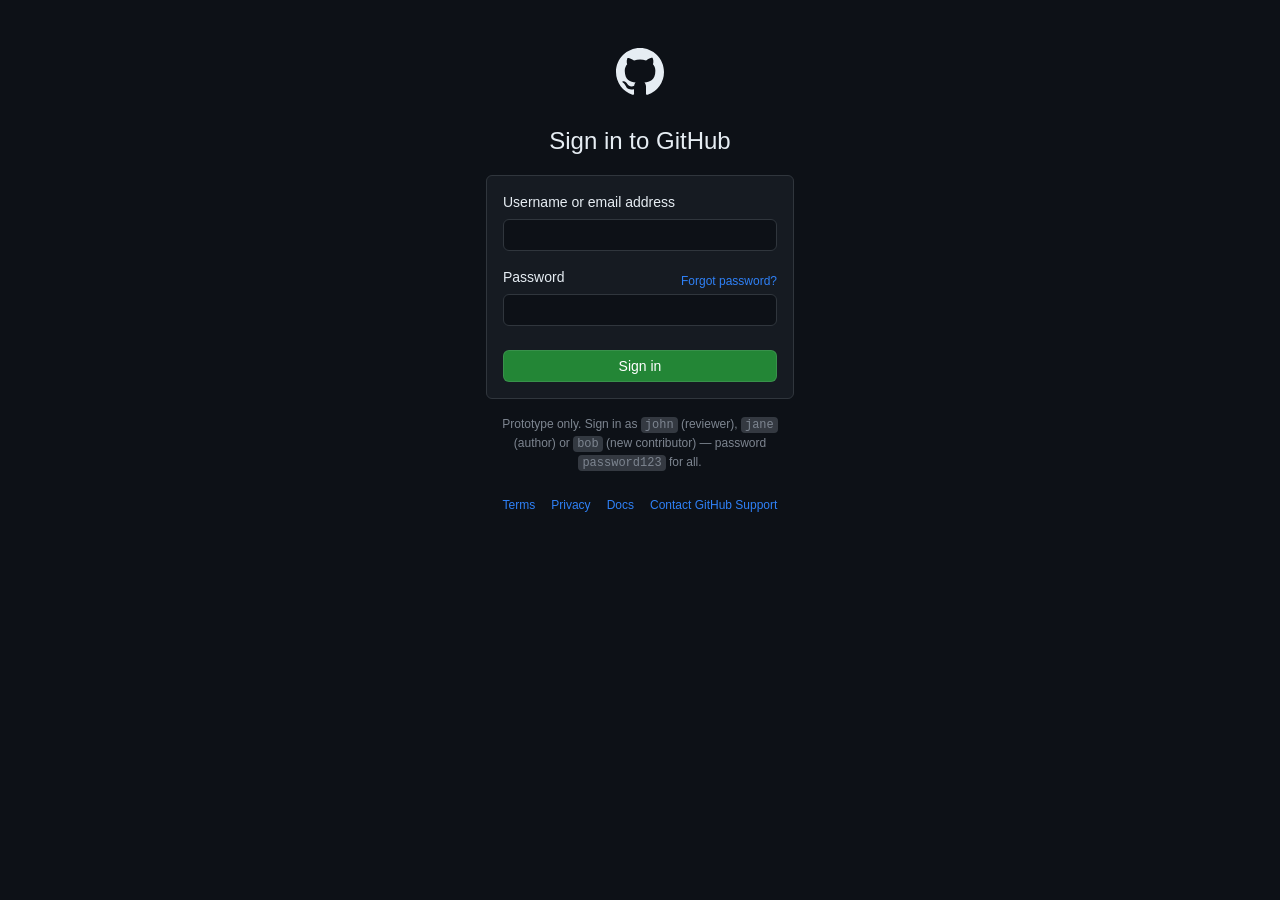
<file: index.html>
<!DOCTYPE html>
<html lang="en" data-color-mode="dark">
<head>
  <meta charset="UTF-8" />
  <meta name="viewport" content="width=device-width, initial-scale=1.0" />
  <title>GitHub PR Review · CPS845 Agile Team 2</title>
  <link rel="stylesheet" href="styles.css" />
</head>
<body>
  <noscript>
    <p style="padding:24px;color:#e6edf3;background:#0d1117;">
      This prototype requires JavaScript. Open <a href="signin.html">the sign-in page</a>.
    </p>
  </noscript>
  <script src="auth.js"></script>
  <script>
    /* Entry point / router:
       - signed in  -> pull request list (US-1.3: go straight to work)
       - signed out -> sign-in page (US-1.3: guard) */
    (function () {
      if (window.Auth && Auth.isSignedIn()) {
        window.location.replace("prs.html");
      } else {
        window.location.replace("signin.html");
      }
    })();
  </script>
</body>
</html>
</file>
<file: styles.css>
/* =========================================================================
   GitHub PR Review Page — Primer dark theme
   Colors mirror GitHub's dark default (Primer design tokens).
   ========================================================================= */

:root {
  /* Canvas / surfaces */
  --bg-canvas:        #0d1117;  /* page background */
  --bg-inset:         #010409;  /* header, deeper inset */
  --bg-subtle:        #161b22;  /* cards, panels */
  --bg-overlay:       #161b22;
  --bg-emphasis:      #6e7681;

  /* Borders */
  --border-default:   #30363d;
  --border-muted:     #21262d;

  /* Foreground / text */
  --fg-default:       #e6edf3;
  --fg-muted:         #7d8590;
  --fg-subtle:        #6e7681;
  --fg-on-emphasis:   #ffffff;

  /* Accents */
  --accent-fg:        #2f81f7;  /* links */
  --accent-emphasis:  #1f6feb;

  /* States */
  --success-fg:       #3fb950;
  --success-emphasis: #238636;
  --success-hover:    #2ea043;
  --done-fg:          #a371f7;  /* merged purple */
  --done-emphasis:    #8957e5;
  --danger-fg:        #f85149;
  --attention-fg:     #d29922;

  /* Buttons */
  --btn-bg:           #21262d;
  --btn-hover-bg:     #30363d;
  --btn-border:       #3d444db3;

  /* Layout */
  --header-h:         62px;
  --radius:           6px;
  --font-stack: -apple-system, BlinkMacSystemFont, "Segoe UI", "Noto Sans",
                Helvetica, Arial, sans-serif, "Apple Color Emoji", "Segoe UI Emoji";
  --font-mono: ui-monospace, SFMono-Regular, "SF Mono", Menlo, Consolas,
               "Liberation Mono", monospace;
}

* { box-sizing: border-box; }

html, body { margin: 0; padding: 0; }

body {
  background: var(--bg-canvas);
  color: var(--fg-default);
  font-family: var(--font-stack);
  font-size: 14px;
  line-height: 1.5;
  -webkit-font-smoothing: antialiased;
}

a { color: var(--accent-fg); text-decoration: none; }
a:hover { text-decoration: underline; }

.link { color: var(--accent-fg); }
.link-user { color: var(--fg-default); font-weight: 600; }
.link-user:hover { color: var(--accent-fg); text-decoration: none; }

svg { fill: currentColor; vertical-align: text-bottom; }

/* ---------------------------------- Avatars ---------------------------------- */
.gh-avatar {
  display: inline-block;
  width: 40px; height: 40px;
  border-radius: 50%;
  background: #30363d;
  object-fit: cover;
  border: 1px solid #ffffff1a;
}
.gh-avatar--sm { width: 24px; height: 24px; }
.gh-avatar--xs { width: 20px; height: 20px; }
.gh-avatar--bot {
  display: inline-flex; align-items: center; justify-content: center;
  color: #539bf5; background: #161b22;
}

/* ---------------------------------- Buttons ---------------------------------- */
.gh-icon-btn {
  display: inline-flex; align-items: center; justify-content: center;
  gap: 4px;
  background: transparent; border: 0; cursor: pointer;
  color: var(--fg-muted);
  padding: 5px; border-radius: var(--radius);
  font: inherit;
}
.gh-icon-btn:hover { color: var(--fg-default); background: #ffffff14; }

.btn {
  display: inline-flex; align-items: center; justify-content: center; gap: 6px;
  font-family: inherit; font-size: 14px; font-weight: 500;
  padding: 5px 16px; border-radius: var(--radius);
  background: var(--btn-bg); color: var(--fg-default);
  border: 1px solid var(--btn-border); cursor: pointer;
  line-height: 20px;
}
.btn:hover { background: var(--btn-hover-bg); }
.btn--sm { padding: 3px 12px; font-size: 12px; }
.btn--default { background: var(--btn-bg); }
.btn--block { width: 100%; }
.btn--primary {
  background: var(--success-emphasis); color: #fff;
  border-color: #f0f6fc1a;
}
.btn--primary:hover { background: var(--success-hover); }
.btn--primary:disabled { opacity: .6; cursor: not-allowed; }

/* ---------------------------------- Counters / labels ---------------------------------- */
.counter {
  display: inline-block; min-width: 20px; padding: 0 6px;
  font-size: 12px; font-weight: 500; line-height: 18px; text-align: center;
  background: #6e76811a; color: var(--fg-default);
  border: 1px solid transparent; border-radius: 2em;
}
.label {
  display: inline-block; padding: 0 7px;
  font-size: 12px; font-weight: 500; line-height: 18px;
  border-radius: 2em; border: 1px solid var(--border-default);
  color: var(--fg-muted);
}
.label--author, .label--bot { background: transparent; }

.kbd, kbd {
  font-family: var(--font-mono); font-size: 11px;
  background: var(--bg-canvas); border: 1px solid var(--border-default);
  border-radius: 3px; padding: 1px 5px; color: var(--fg-muted);
}

/* =========================================================================
   GLOBAL HEADER
   ========================================================================= */
.gh-header {
  display: flex; align-items: center; justify-content: space-between;
  gap: 16px;
  height: var(--header-h);
  padding: 0 16px;
  background: var(--bg-inset);
  border-bottom: 1px solid var(--border-default);
}
.gh-header__left, .gh-header__right { display: flex; align-items: center; gap: 8px; }
.gh-header__logo { color: var(--fg-default); display: inline-flex; }
.gh-breadcrumb { display: flex; align-items: center; gap: 4px; font-size: 14px; }
.gh-breadcrumb__owner { color: var(--fg-default); }
.gh-breadcrumb__repo { color: var(--fg-default); font-weight: 600; }
.gh-breadcrumb__sep { color: var(--fg-muted); }
.gh-branch-btn {
  background: transparent; border: 0; color: var(--fg-muted);
  cursor: pointer; padding: 2px 4px; border-radius: var(--radius);
}
.gh-branch-btn:hover { background: #ffffff14; }

.gh-search { position: relative; display: flex; align-items: center; }
.gh-search__icon { position: absolute; left: 10px; color: var(--fg-muted); }
.gh-search__input {
  width: 320px; max-width: 42vw;
  padding: 5px 30px; height: 30px;
  background: #0d1117; color: var(--fg-default);
  border: 1px solid var(--border-default); border-radius: var(--radius);
  font: inherit; font-size: 13px;
}
.gh-search__input::placeholder { color: var(--fg-subtle); }
.gh-search__input:focus { outline: none; border-color: var(--accent-emphasis); box-shadow: 0 0 0 1px var(--accent-emphasis); }
.gh-search__kbd {
  position: absolute; right: 8px;
  font-family: var(--font-mono); font-size: 12px;
  color: var(--fg-muted); border: 1px solid var(--border-default);
  border-radius: 3px; padding: 0 6px;
}
.gh-header__actions { display: flex; align-items: center; gap: 4px; margin-left: 4px; }

/* =========================================================================
   REPO NAV
   ========================================================================= */
.gh-reponav {
  background: var(--bg-inset);
  border-bottom: 1px solid var(--border-default);
  padding: 0 16px;
}
.gh-reponav__list {
  display: flex; align-items: center; gap: 4px;
  list-style: none; margin: 0; padding: 0;
  overflow-x: auto;
}
.gh-reponav__item {
  display: inline-flex; align-items: center; gap: 8px;
  padding: 8px 10px 12px; margin-bottom: -1px;
  color: var(--fg-default); font-size: 14px;
  border-bottom: 2px solid transparent; white-space: nowrap;
}
.gh-reponav__item svg { color: var(--fg-muted); }
.gh-reponav__item:hover { text-decoration: none; border-bottom-color: var(--border-default); }
.gh-reponav__item--active { font-weight: 600; border-bottom-color: #f78166; }

/* =========================================================================
   MAIN
   ========================================================================= */
.gh-main {
  max-width: 1280px; margin: 0 auto; padding: 24px 16px 48px;
}

/* --------------------- PR header --------------------- */
.pr-header { padding-bottom: 8px; }
.pr-header__title-row { display: flex; align-items: flex-start; justify-content: space-between; gap: 16px; }
.pr-header__title {
  font-size: 32px; font-weight: 400; line-height: 1.25; margin: 0;
  color: var(--fg-default);
}
.pr-header__number { color: var(--fg-muted); font-weight: 300; }
.pr-header__edit { vertical-align: middle; }
.pr-header__code { flex-shrink: 0; }

.pr-header__meta { display: flex; align-items: center; flex-wrap: wrap; gap: 8px; margin-top: 10px; font-size: 14px; }
.pr-header__meta-text { color: var(--fg-muted); display: inline-flex; align-items: center; flex-wrap: wrap; gap: 4px; }
.pr-header__time { color: var(--fg-muted); }

.state-badge {
  display: inline-flex; align-items: center; gap: 6px;
  padding: 5px 12px; border-radius: 2em;
  font-size: 14px; font-weight: 500; color: #fff;
}
.state-badge--merged { background: var(--done-emphasis); }
.state-badge--open   { background: var(--success-emphasis); }
.state-badge--closed { background: var(--danger-fg); }

.branch-ref {
  font-family: var(--font-mono); font-size: 12px;
  background: #388bfd26; color: #79c0ff;
  padding: 2px 6px; border-radius: var(--radius);
}
.inline-sha { font-family: var(--font-mono); font-size: 12px; color: var(--fg-muted); }

/* --------------------- PR tabs --------------------- */
.pr-tabs {
  display: flex; align-items: center; justify-content: space-between;
  border-bottom: 1px solid var(--border-default);
  margin: 16px 0 16px;
}
.pr-tabs__list { display: flex; list-style: none; margin: 0; padding: 0; gap: 4px; }
.pr-tabs__item {
  display: inline-flex; align-items: center; gap: 8px;
  padding: 8px 16px 12px; margin-bottom: -1px;
  color: var(--fg-default); border-bottom: 2px solid transparent;
}
.pr-tabs__item svg { color: var(--fg-muted); }
.pr-tabs__item:hover { text-decoration: none; border-bottom-color: var(--border-default); }
.pr-tabs__item--active { font-weight: 600; border-bottom-color: #f78166; }
.pr-tabs__item--active svg { color: var(--fg-default); }

.pr-tabs__diffstat { display: flex; align-items: center; gap: 4px; font-size: 12px; font-weight: 600; padding-bottom: 8px; }
.diffstat-added { color: var(--success-fg); }
.diffstat-removed { color: var(--danger-fg); }
.diffstat-bar { display: inline-flex; gap: 2px; margin-left: 2px; }
.diffstat-block { width: 8px; height: 8px; border-radius: 1px; }
.diffstat-block--add { background: var(--success-fg); }
.diffstat-block--del { background: var(--danger-fg); }

/* --------------------- Layout grid --------------------- */
.pr-layout {
  display: grid;
  grid-template-columns: minmax(0, 1fr) 256px;
  gap: 24px;
  align-items: start;
}

/* =========================================================================
   TIMELINE
   ========================================================================= */
.pr-timeline { position: relative; min-width: 0; }
/* vertical connector line */
.pr-timeline::before {
  content: ""; position: absolute; left: 19px; top: 8px; bottom: 0;
  width: 2px; background: var(--border-muted); z-index: 0;
}

.timeline-comment { position: relative; display: flex; gap: 16px; margin-bottom: 16px; z-index: 1; }
.timeline-comment__avatar { flex-shrink: 0; }

/* comment card with speech-bubble arrow */
.comment-box {
  position: relative; flex: 1; min-width: 0;
  background: var(--bg-subtle);
  border: 1px solid var(--border-default);
  border-radius: var(--radius);
}
.comment-box::before,
.comment-box::after {
  content: ""; position: absolute; top: 11px; left: -8px;
  border-style: solid;
}
.comment-box::before { border-width: 8px 8px 8px 0; border-color: transparent var(--border-default) transparent transparent; }
.comment-box::after  { border-width: 7px 7px 7px 0; border-color: transparent var(--bg-subtle) transparent transparent; left: -7px; top: 12px; }

.comment-box__header {
  display: flex; align-items: center; justify-content: space-between;
  padding: 8px 16px;
  background: #161b22;
  border-bottom: 1px solid var(--border-default);
  border-radius: var(--radius) var(--radius) 0 0;
}
.comment-box__meta { color: var(--fg-muted); font-size: 14px; }
.comment-box__time, .comment-box__actions { color: var(--fg-muted); }
.comment-box__actions { display: flex; align-items: center; gap: 8px; }

.comment-box__body { padding: 16px; }

.comment-box__reactions { padding: 0 16px 8px; }
.reaction-add {
  background: transparent; border: 0; color: var(--fg-muted);
  cursor: pointer; padding: 2px; border-radius: var(--radius);
}
.reaction-add:hover { color: var(--accent-fg); background: #ffffff0d; }

/* --------------------- Markdown body --------------------- */
.markdown-body { font-size: 14px; color: var(--fg-default); word-wrap: break-word; }
.markdown-body p { margin: 0 0 16px; }
.markdown-body p:last-child { margin-bottom: 0; }
.markdown-body h2 {
  font-size: 1.5em; font-weight: 600; margin: 24px 0 16px;
  padding-bottom: 6px; border-bottom: 1px solid var(--border-muted);
}
.markdown-body h3 { font-size: 1.25em; font-weight: 600; margin: 24px 0 16px; }
.markdown-body ul { margin: 0 0 16px; padding-left: 2em; }
.markdown-body li { margin: 4px 0; }
.markdown-body hr { height: 1px; border: 0; background: var(--border-muted); margin: 16px 0; }
.markdown-body code {
  font-family: var(--font-mono); font-size: 85%;
  background: #6e768166; padding: .2em .4em; border-radius: var(--radius);
}

/* --------------------- SonarQube quality gate --------------------- */
.quality-gate { display: flex; align-items: center; gap: 8px; margin-top: 0; }
.quality-section-title { font-weight: 600; margin: 16px 0 6px; }
.icon-list { list-style: none; margin: 0 0 8px; padding: 0; }
.icon-list li { display: flex; align-items: center; gap: 8px; margin: 4px 0; }
.icon-pass { color: var(--success-fg); }
.icon-accepted { color: var(--attention-fg); }

/* --------------------- Timeline events --------------------- */
.timeline-event {
  position: relative; z-index: 1;
  display: flex; align-items: center; flex-wrap: wrap; gap: 8px;
  padding: 8px 0 8px 2px; margin-left: 0;
  color: var(--fg-muted); font-size: 14px;
}
.timeline-event__icon {
  display: inline-flex; align-items: center; justify-content: center;
  width: 30px; height: 30px; border-radius: 50%;
  background: var(--bg-subtle); border: 1px solid var(--bg-canvas);
  color: var(--fg-muted); flex-shrink: 0;
}
.timeline-event__icon svg { width: 16px; height: 16px; }
.timeline-event__icon--merge { background: var(--done-emphasis); color: #fff; }
.timeline-event__text { color: var(--fg-muted); }
.timeline-event__time { color: var(--fg-muted); }
.timeline-event__actions { display: flex; gap: 8px; margin-left: auto; }
.checks-passed { color: var(--fg-muted); }

/* --------------------- Commit list --------------------- */
.commit-list {
  position: relative; z-index: 1;
  list-style: none; margin: 0 0 8px; padding: 0 0 0 40px;
}
.commit-row {
  position: relative;
  display: flex; align-items: center; gap: 10px;
  padding: 6px 0; font-size: 14px;
}
.commit-row__dot {
  position: absolute; left: -29px; top: 50%; transform: translateY(-50%);
  width: 8px; height: 8px; border-radius: 50%;
  background: var(--bg-emphasis); border: 2px solid var(--bg-canvas);
}
.commit-row__icon { color: var(--fg-muted); display: inline-flex; }
.commit-row__msg { color: var(--fg-default); flex: 1; min-width: 0; overflow: hidden; text-overflow: ellipsis; white-space: nowrap; }
.commit-row__msg:hover { color: var(--accent-fg); }
.commit-row__check { font-weight: 700; }
.commit-row__check--pass { color: var(--success-fg); }
.commit-row__check--fail { color: var(--danger-fg); }
.commit-row__sha {
  font-family: var(--font-mono); font-size: 12px; color: var(--fg-muted);
  background: transparent;
}

/* --------------------- Merge banner --------------------- */
.merge-banner {
  position: relative; z-index: 1;
  display: flex; align-items: center; gap: 16px;
  background: var(--bg-subtle); border: 1px solid var(--border-default);
  border-radius: var(--radius); padding: 16px; margin: 16px 0;
}
.merge-banner__icon {
  display: inline-flex; align-items: center; justify-content: center;
  width: 40px; height: 40px; border-radius: 50%;
  background: var(--done-emphasis); color: #fff; flex-shrink: 0;
}
.merge-banner__text strong { display: block; font-size: 14px; }
.merge-banner__text p { margin: 2px 0 0; color: var(--fg-muted); }

/* --------------------- New comment form --------------------- */
.timeline-comment--new { margin-top: 16px; }
.comment-form {
  flex: 1; min-width: 0;
  background: var(--bg-subtle); border: 1px solid var(--border-default);
  border-radius: var(--radius); position: relative;
}
.comment-form::before,
.comment-form::after {
  content: ""; position: absolute; top: 11px; left: -8px; border-style: solid;
}
.comment-form::before { border-width: 8px 8px 8px 0; border-color: transparent var(--border-default) transparent transparent; }
.comment-form::after  { border-width: 7px 7px 7px 0; border-color: transparent var(--bg-subtle) transparent transparent; left: -7px; top: 12px; }

.comment-form__header {
  padding: 8px 16px; font-weight: 600; font-size: 14px;
  border-bottom: 1px solid var(--border-default); color: var(--fg-default);
}
.comment-form__tabs {
  display: flex; align-items: center; gap: 4px;
  padding: 8px 8px 0; background: #161b22;
  border-bottom: 1px solid var(--border-default);
}
.comment-form__tab {
  background: transparent; border: 1px solid transparent; border-bottom: none;
  color: var(--fg-muted); cursor: pointer; font: inherit; font-size: 14px;
  padding: 8px 16px; border-radius: var(--radius) var(--radius) 0 0;
}
.comment-form__tab--active {
  background: var(--bg-canvas); color: var(--fg-default);
  border-color: var(--border-default); margin-bottom: -1px;
}
.comment-form__toolbar {
  display: flex; align-items: center; gap: 2px; margin-left: auto; padding-bottom: 6px;
  flex-wrap: wrap;
}
.md-btn {
  background: transparent; border: 0; color: var(--fg-muted); cursor: pointer;
  font: inherit; font-size: 13px; padding: 5px 7px; border-radius: var(--radius);
  min-width: 28px;
}
.md-btn:hover { color: var(--fg-default); background: #ffffff14; }

.comment-form__body { padding: 8px; }
.comment-form__textarea {
  width: 100%; min-height: 100px; resize: vertical;
  background: var(--bg-canvas); color: var(--fg-default);
  border: 1px solid var(--border-default); border-radius: var(--radius);
  padding: 8px 12px; font: inherit; font-size: 14px; line-height: 1.5;
}
.comment-form__textarea::placeholder { color: var(--fg-subtle); }
.comment-form__textarea:focus { outline: none; border-color: var(--accent-emphasis); box-shadow: 0 0 0 1px var(--accent-emphasis); }
.comment-form__preview { min-height: 100px; padding: 8px 12px; }
.comment-form__preview-empty { color: var(--fg-muted); }

.comment-form__footer {
  display: flex; align-items: center; gap: 16px;
  padding: 8px 16px; border-top: 1px solid var(--border-muted);
}
.comment-form__hint { display: inline-flex; align-items: center; gap: 6px; color: var(--fg-muted); font-size: 12px; }
.comment-form__submit { margin-left: auto; }

/* --------------------- Footnotes --------------------- */
.pr-footnote {
  display: flex; align-items: center; gap: 6px;
  color: var(--fg-muted); font-size: 12px; justify-content: center;
  margin: 16px 0 0;
}
.pr-footnote--tip { font-size: 13px; }

/* =========================================================================
   SIDEBAR
   ========================================================================= */
.pr-sidebar { font-size: 12px; }
.sidebar-section { padding: 16px 0; border-bottom: 1px solid var(--border-muted); }
.sidebar-section:first-child { padding-top: 0; }
.sidebar-section--borderless { border-bottom: 0; }
.sidebar-section__header {
  display: flex; align-items: center; justify-content: space-between;
  font-weight: 600; color: var(--fg-muted); margin-bottom: 8px;
}
.sidebar-section__header .gh-icon-btn { font-size: 12px; font-weight: 400; }
.sidebar-section__body { color: var(--fg-default); }
.sidebar-section__body--muted { color: var(--fg-muted); }
.sidebar-note { color: var(--fg-muted); font-size: 12px; margin: 8px 0 0; }

.reviewer-row { display: flex; align-items: center; justify-content: space-between; margin: 6px 0; }
.reviewer-row__user { display: inline-flex; align-items: center; gap: 8px; }
.reviewer-row__status--approved { color: var(--success-fg); font-weight: 700; }

.participants { display: flex; flex-wrap: wrap; gap: 4px; }
.participants__avatar { display: inline-flex; }

.sidebar-lock {
  display: inline-flex; align-items: center; gap: 6px;
  background: transparent; border: 0; color: var(--fg-muted);
  cursor: pointer; font: inherit; font-size: 12px; padding: 4px 0;
}
.sidebar-lock:hover { color: var(--accent-fg); }

/* =========================================================================
   FOOTER
   ========================================================================= */
.gh-footer { border-top: 1px solid var(--border-muted); margin-top: 32px; padding: 32px 16px; }
.gh-footer__inner {
  max-width: 1280px; margin: 0 auto;
  display: flex; align-items: center; flex-wrap: wrap; gap: 8px 16px;
  color: var(--fg-muted); font-size: 12px;
}
.gh-footer__logo { color: var(--fg-muted); }
.gh-footer__copy { color: var(--fg-muted); }
.gh-footer__links { display: flex; flex-wrap: wrap; list-style: none; margin: 0; padding: 0; gap: 8px 16px; }

/* =========================================================================
   RESPONSIVE
   ========================================================================= */
@media (max-width: 1012px) {
  .pr-layout { grid-template-columns: 1fr; }
  .pr-sidebar { order: -1; }
}
@media (max-width: 767px) {
  .gh-search__input { width: 160px; }
  .pr-header__title { font-size: 24px; }
  .gh-header__actions .gh-icon-btn:nth-child(n+2) { display: none; }
}

/* =========================================================================
   ADDED — multi-page prototype (sign-in, PR list, files, checks, readiness)
   Covers US-1.1/1.2, US-1.3, US-2.3, US-3.3 styling.
   ========================================================================= */

.muted { color: var(--fg-muted); }

/* ---- Header signed-in user (US-1.1: username shown at top) ---- */
.gh-header__user { display: inline-flex; align-items: center; gap: 6px; color: var(--fg-default); }
.gh-header__username { font-weight: 600; font-size: 14px; }

/* =========================================================================
   SIGN-IN PAGE (US-1.1, US-1.2)
   ========================================================================= */
.signin-page { background: var(--bg-canvas); min-height: 100vh; }
.signin {
  max-width: 340px; margin: 0 auto; padding: 48px 16px 24px;
  display: flex; flex-direction: column; align-items: center;
}
.signin__logo { color: var(--fg-default); margin-bottom: 24px; }
.signin__title { font-size: 24px; font-weight: 300; margin: 0 0 16px; text-align: center; }
.signin__card {
  width: 100%;
  background: var(--bg-subtle); border: 1px solid var(--border-default);
  border-radius: var(--radius); padding: 16px; margin-bottom: 16px;
}
/* GitHub-style sign-in error banner */
.signin__banner {
  width: 100%;
  background: #442b2d; border: 1px solid #a74044;
  color: #ffdcd7; font-size: 13px;
  padding: 10px 16px; border-radius: var(--radius);
  margin: 0 0 16px; text-align: center;
}

.field { margin-bottom: 16px; }
.field:last-of-type { margin-bottom: 20px; }
.field__label-row { display: flex; align-items: center; justify-content: space-between; }
.field__label { display: block; font-size: 14px; font-weight: 500; margin-bottom: 6px; }
.field__forgot { font-size: 12px; }
.field__input {
  width: 100%; padding: 5px 12px; height: 32px;
  background: var(--bg-canvas); color: var(--fg-default);
  border: 1px solid var(--border-default); border-radius: var(--radius);
  font: inherit; font-size: 14px;
}
.field__input:focus { outline: none; border-color: var(--accent-emphasis); box-shadow: 0 0 0 1px var(--accent-emphasis); }
.field__input--error { border-color: var(--danger-fg); box-shadow: 0 0 0 1px var(--danger-fg); }
.field__error { color: var(--danger-fg); font-size: 12px; margin: 6px 0 0; }
.signin__submit { margin-top: 4px; }
.signin__hint { color: var(--fg-muted); font-size: 12px; text-align: center; margin: 0 0 24px; }
.signin__hint code { font-family: var(--font-mono); background: #6e768166; padding: 1px 4px; border-radius: 4px; }
.signin__footer-links { display: flex; flex-wrap: wrap; gap: 16px; justify-content: center; font-size: 12px; }

/* =========================================================================
   PR LIST PAGE (US-1.3, US-2.1)
   ========================================================================= */
.prlist { max-width: 900px; margin: 0 auto; }
.prlist__header { padding-bottom: 16px; border-bottom: 1px solid var(--border-default); margin-bottom: 0; }
.prlist__title { font-size: 20px; font-weight: 400; margin: 0; }
.prlist__subtitle { color: var(--fg-muted); font-size: 13px; margin: 6px 0 0; }
.prlist__items { list-style: none; margin: 0; padding: 0; border: 1px solid var(--border-default); border-top: 0; border-radius: 0 0 var(--radius) var(--radius); }
.prlist__row {
  display: flex; gap: 8px; align-items: flex-start;
  padding: 12px 16px; border-top: 1px solid var(--border-muted);
}
.prlist__row:first-child { border-top: 0; }
.prlist__row:hover { background: #6e76810d; }
.prlist__icon { color: var(--success-fg); flex-shrink: 0; margin-top: 2px; }
.prlist__main { min-width: 0; }
.prlist__link { font-size: 16px; font-weight: 600; color: var(--fg-default); margin-right: 8px; }
.prlist__link:hover { color: var(--accent-fg); }
.prlist__meta { color: var(--fg-muted); font-size: 12px; margin-top: 4px; }
.prlist__empty { color: var(--fg-muted); padding: 24px 16px; border: 1px solid var(--border-default); border-top: 0; text-align: center; }

/* PR list uses a smaller status badge */
.prlist__main .state-badge { font-size: 12px; padding: 1px 8px; vertical-align: middle; }

/* =========================================================================
   FILES CHANGED (US-2.3)
   ========================================================================= */
.files-summary {
  background: var(--bg-subtle); border: 1px solid var(--border-default);
  border-radius: var(--radius); padding: 12px 16px; margin-bottom: 16px; font-size: 14px;
}
.files-list { list-style: none; margin: 0; padding: 0; border: 1px solid var(--border-default); border-radius: var(--radius); }
.files-row {
  display: flex; align-items: center; gap: 10px;
  padding: 10px 16px; border-top: 1px solid var(--border-muted);
}
.files-row:first-child { border-top: 0; }
.files-row__icon { color: var(--fg-muted); }
.files-row__name { font-family: var(--font-mono); font-size: 13px; color: var(--fg-default); flex: 1; min-width: 0; overflow: hidden; text-overflow: ellipsis; }
.files-row__stat { font-family: var(--font-mono); font-size: 12px; white-space: nowrap; }

/* =========================================================================
   CHECKS + READINESS (US-3.3)
   ========================================================================= */
.readiness {
  display: flex; gap: 12px; align-items: flex-start;
  border: 1px solid var(--border-default); border-radius: var(--radius);
  padding: 16px; margin-bottom: 16px;
}
.readiness--ready { border-color: var(--success-emphasis); background: #2ea04310; }
.readiness--blocked { border-color: var(--attention-fg); background: #d2992210; }
.readiness__icon {
  display: inline-flex; align-items: center; justify-content: center;
  width: 28px; height: 28px; border-radius: 50%; flex-shrink: 0; font-weight: 700;
  background: #6e76811a;
}
.readiness strong { display: block; font-size: 14px; }
.readiness p { margin: 2px 0 0; }
.readiness__blockers { margin: 6px 0 0; padding-left: 18px; color: var(--attention-fg); font-size: 13px; }
.icon-fail { color: var(--danger-fg); }

.checks-meta { color: var(--fg-muted); font-size: 13px; margin-bottom: 8px; }
.checks-list { list-style: none; margin: 0; padding: 0; border: 1px solid var(--border-default); border-radius: var(--radius); }
.checks-row {
  display: flex; align-items: center; gap: 10px;
  padding: 10px 16px; border-top: 1px solid var(--border-muted);
}
.checks-row:first-child { border-top: 0; }
.checks-row__icon { width: 18px; text-align: center; font-weight: 700; }
.checks-row__name { flex: 1; font-size: 14px; }
.checks-row__status { font-size: 12px; font-weight: 600; }
.check--pass { color: var(--success-fg); }
.check--fail { color: var(--danger-fg); }
.check--pending { color: var(--attention-fg); }

/* conversation empty + new comment avatar placeholder */
.conversation-empty { padding: 16px 0; }
.timeline-comment__avatar .gh-avatar { width: 40px; height: 40px; }

/* Inline avatar alignment in the PR list meta line */
.prlist__byavatar { vertical-align: middle; margin: 0 2px; }
.prlist__meta .link-user { vertical-align: middle; }

/* Header avatar is now a real <img> */
.gh-header__user .gh-avatar { border: 0; }
</file>
